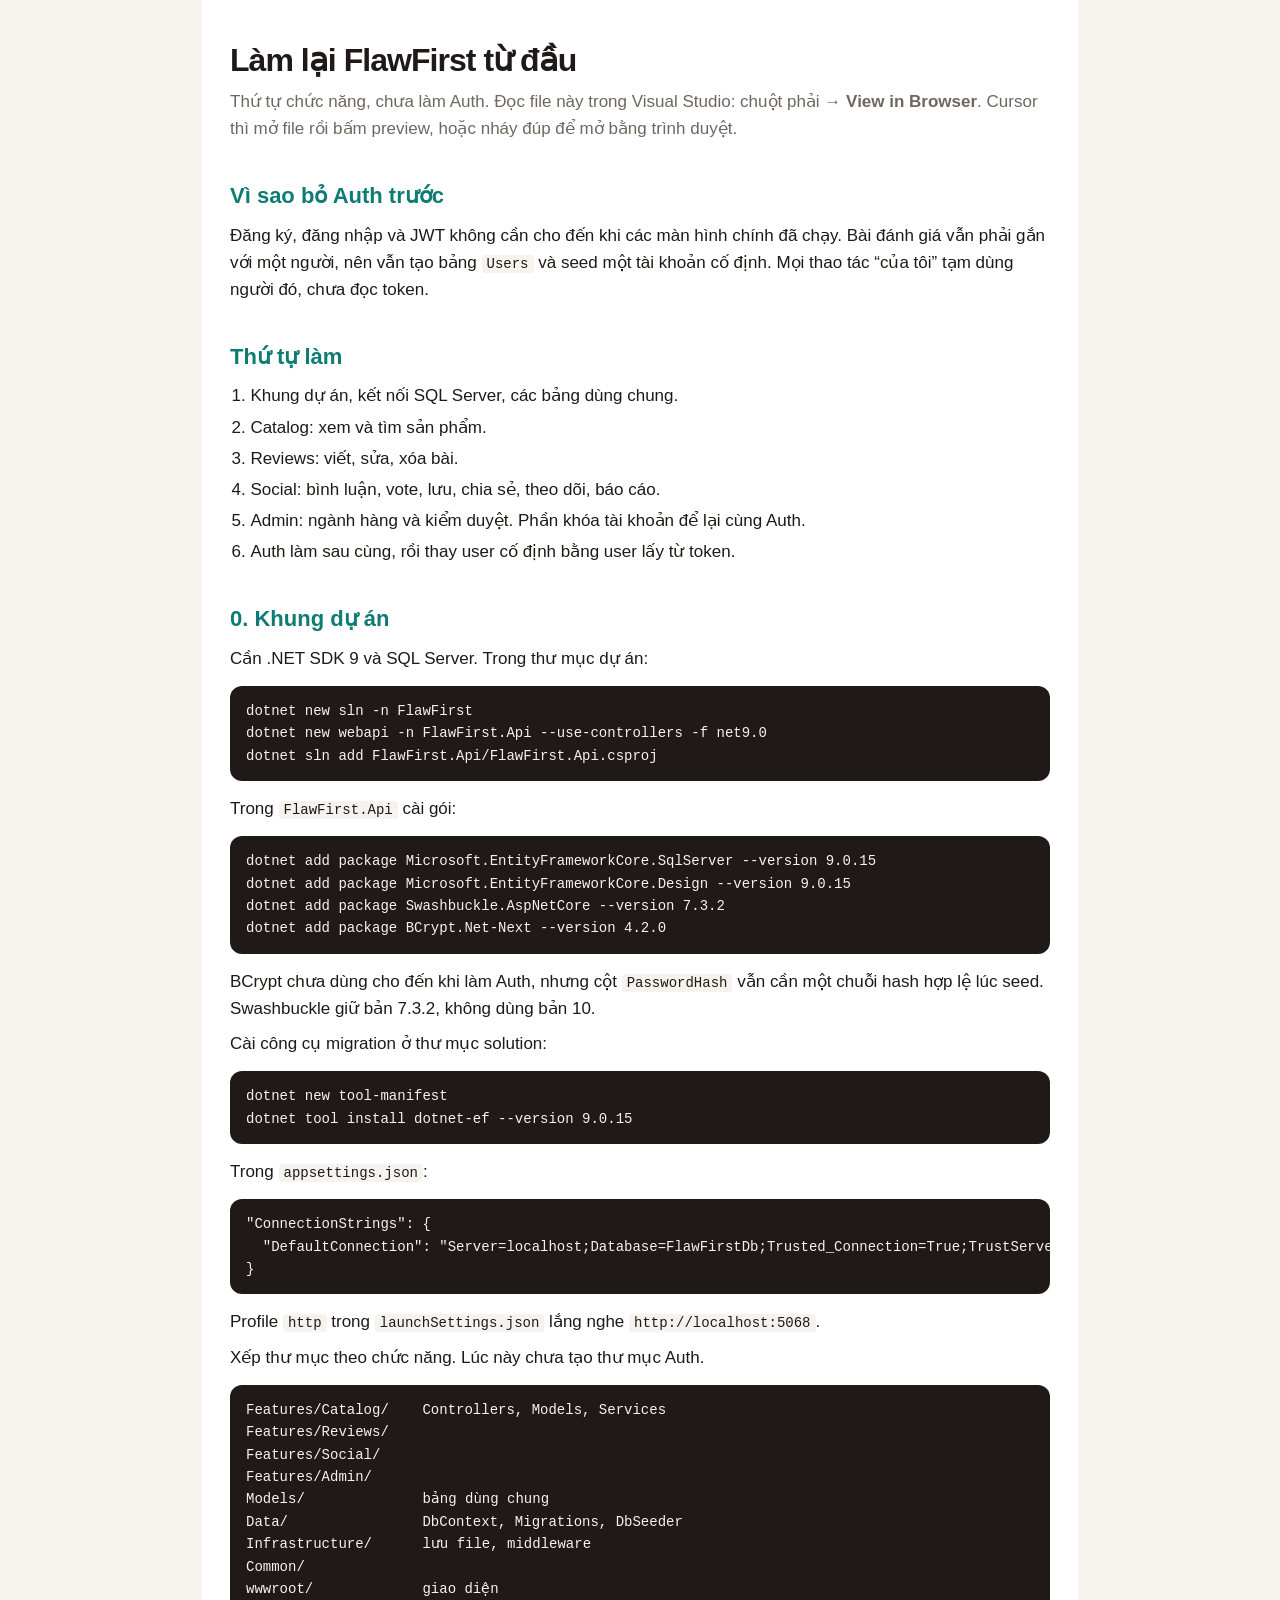
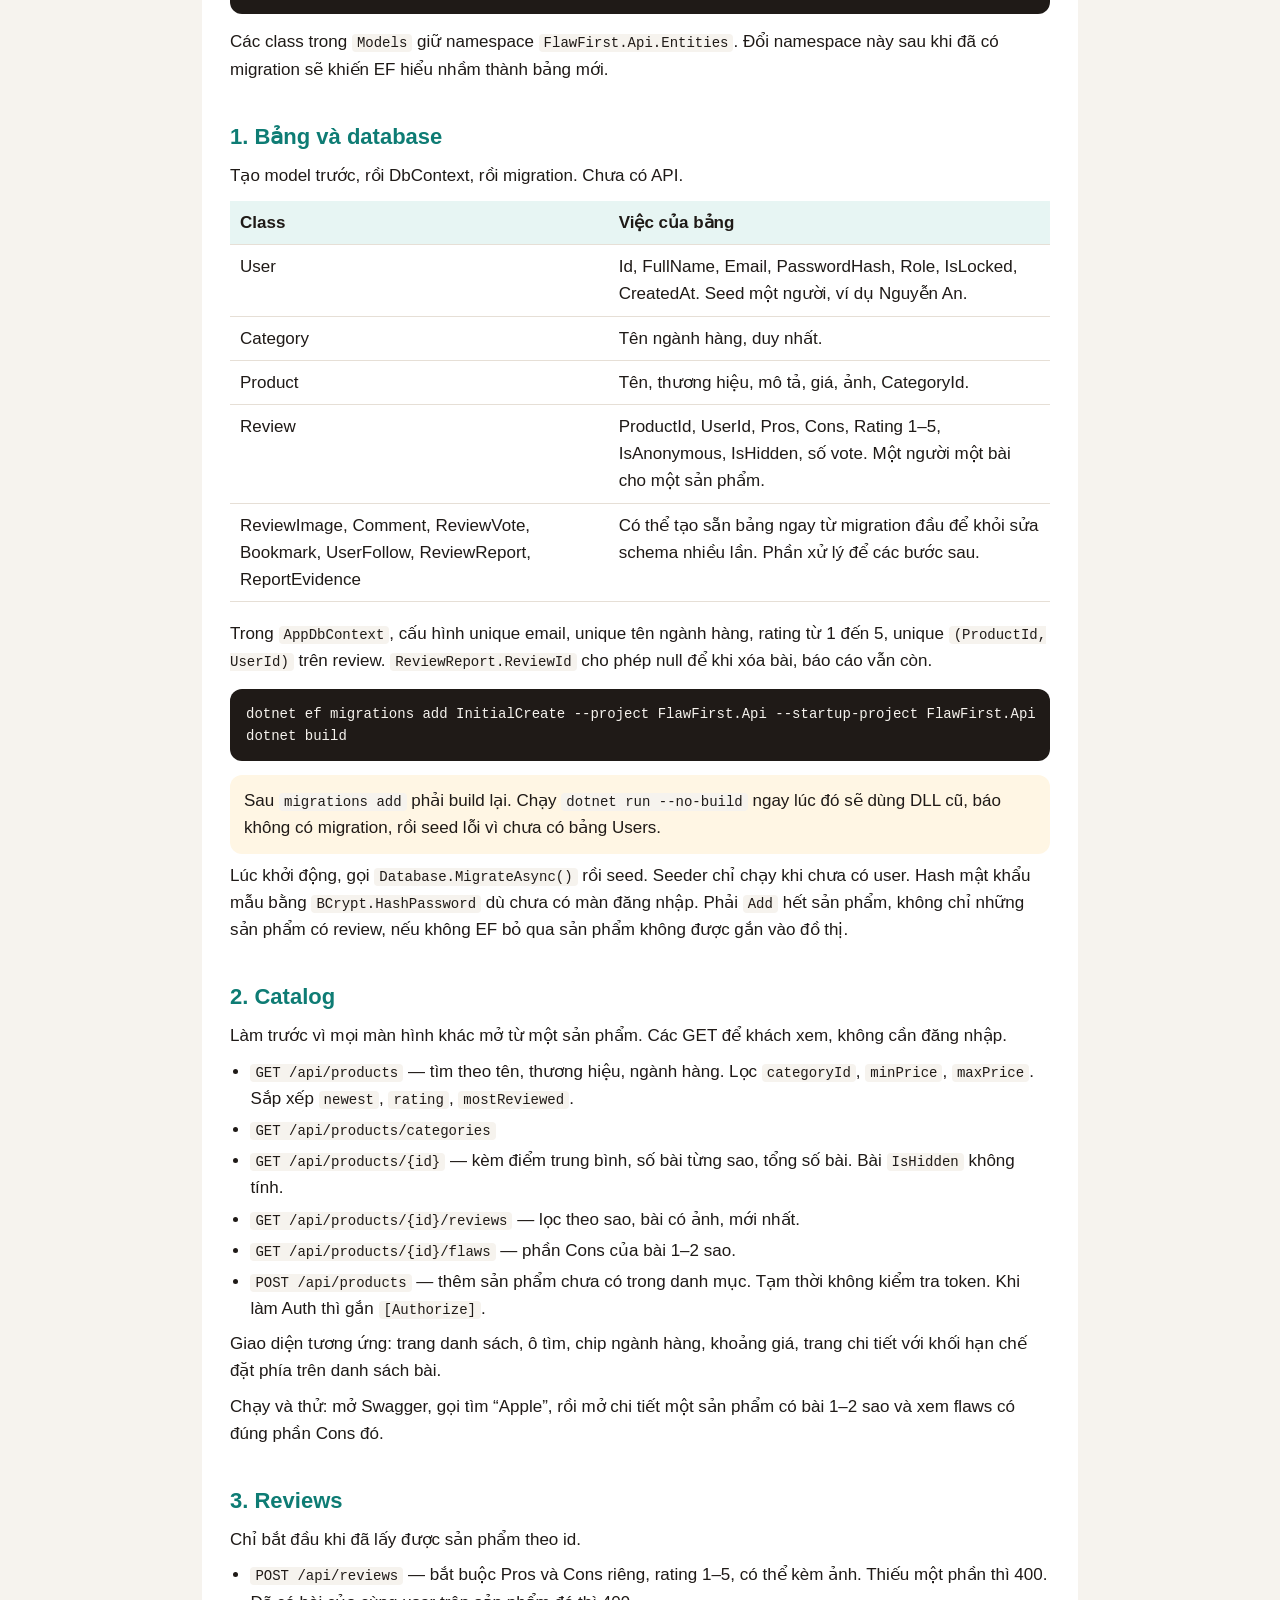
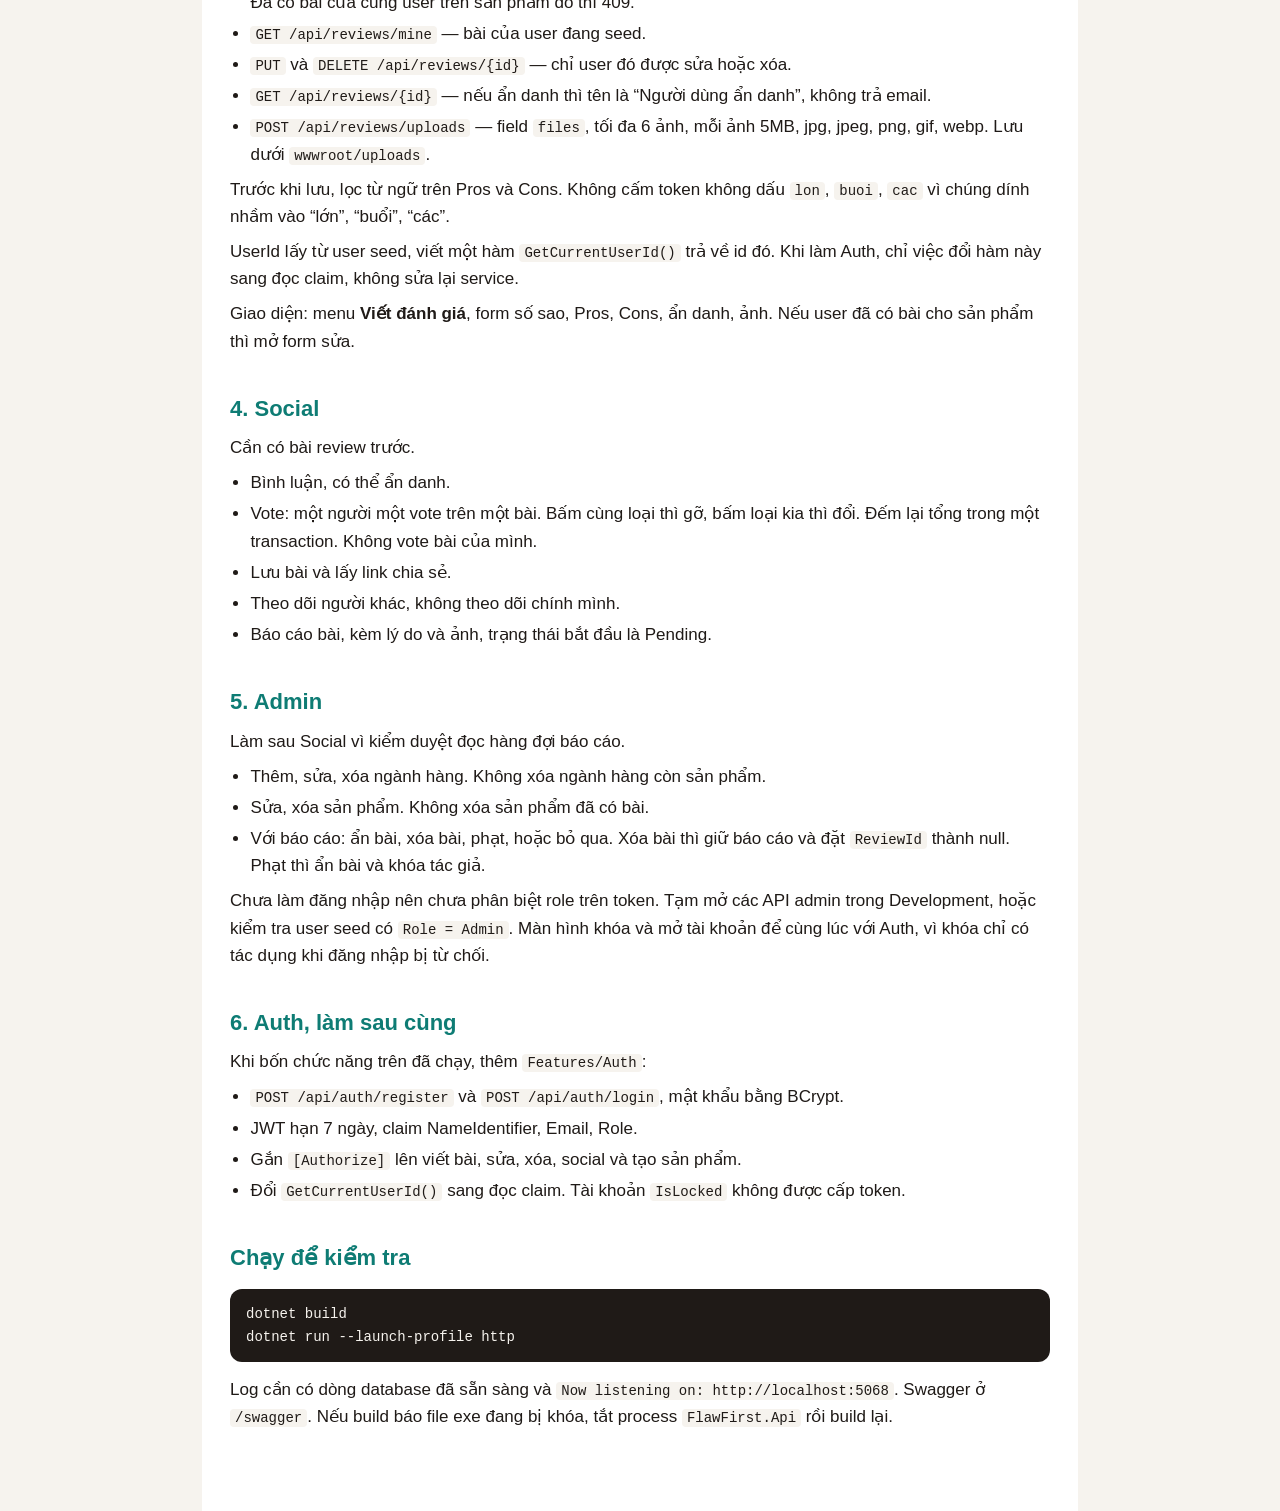
<file: HuongDan-Lam-Lai-Tu-Dau.html>
<!DOCTYPE html>
<html lang="vi">
<head>
  <meta charset="utf-8" />
  <title>Hướng dẫn làm lại FlawFirst từ đầu</title>
  <style>
    body {
      margin: 0;
      background: #f6f3ee;
      color: #1f1a17;
      font: 17px/1.6 "Segoe UI", "Be Vietnam Pro", sans-serif;
    }
    main {
      max-width: 820px;
      margin: 0 auto;
      padding: 40px 28px 72px;
      background: #fff;
      min-height: 100vh;
    }
    h1 { font-size: 32px; line-height: 1.25; margin: 0 0 8px; letter-spacing: -0.03em; }
    h2 { font-size: 22px; margin: 36px 0 8px; color: #0e7c74; }
    h3 { font-size: 17px; margin: 18px 0 6px; }
    p { margin: 8px 0; }
    .lead { color: #6f675f; margin-top: 0; }
    ol, ul { margin: 8px 0 8px 1.2em; padding: 0; }
    li { margin: 4px 0; }
    code, pre {
      font-family: Consolas, "Cascadia Mono", monospace;
      font-size: 14px;
    }
    code { background: #f6f3ee; padding: 1px 5px; border-radius: 4px; }
    pre {
      background: #1f1a17;
      color: #f6f3ee;
      padding: 14px 16px;
      border-radius: 12px;
      overflow: auto;
    }
    table { width: 100%; border-collapse: collapse; margin: 12px 0 18px; }
    th, td { text-align: left; vertical-align: top; border-bottom: 1px solid #e6dfd6; padding: 8px 10px; }
    th { background: #e7f5f3; }
    .note { background: #fff6e4; border-radius: 12px; padding: 12px 14px; }
  </style>
</head>
<body>
<main>
  <h1>Làm lại FlawFirst từ đầu</h1>
  <p class="lead">Thứ tự chức năng, chưa làm Auth. Đọc file này trong Visual Studio: chuột phải → <strong>View in Browser</strong>. Cursor thì mở file rồi bấm preview, hoặc nháy đúp để mở bằng trình duyệt.</p>

  <h2>Vì sao bỏ Auth trước</h2>
  <p>Đăng ký, đăng nhập và JWT không cần cho đến khi các màn hình chính đã chạy. Bài đánh giá vẫn phải gắn với một người, nên vẫn tạo bảng <code>Users</code> và seed một tài khoản cố định. Mọi thao tác “của tôi” tạm dùng người đó, chưa đọc token.</p>

  <h2>Thứ tự làm</h2>
  <ol>
    <li>Khung dự án, kết nối SQL Server, các bảng dùng chung.</li>
    <li>Catalog: xem và tìm sản phẩm.</li>
    <li>Reviews: viết, sửa, xóa bài.</li>
    <li>Social: bình luận, vote, lưu, chia sẻ, theo dõi, báo cáo.</li>
    <li>Admin: ngành hàng và kiểm duyệt. Phần khóa tài khoản để lại cùng Auth.</li>
    <li>Auth làm sau cùng, rồi thay user cố định bằng user lấy từ token.</li>
  </ol>

  <h2>0. Khung dự án</h2>
  <p>Cần .NET SDK 9 và SQL Server. Trong thư mục dự án:</p>
  <pre>dotnet new sln -n FlawFirst
dotnet new webapi -n FlawFirst.Api --use-controllers -f net9.0
dotnet sln add FlawFirst.Api/FlawFirst.Api.csproj</pre>
  <p>Trong <code>FlawFirst.Api</code> cài gói:</p>
  <pre>dotnet add package Microsoft.EntityFrameworkCore.SqlServer --version 9.0.15
dotnet add package Microsoft.EntityFrameworkCore.Design --version 9.0.15
dotnet add package Swashbuckle.AspNetCore --version 7.3.2
dotnet add package BCrypt.Net-Next --version 4.2.0</pre>
  <p>BCrypt chưa dùng cho đến khi làm Auth, nhưng cột <code>PasswordHash</code> vẫn cần một chuỗi hash hợp lệ lúc seed. Swashbuckle giữ bản 7.3.2, không dùng bản 10.</p>
  <p>Cài công cụ migration ở thư mục solution:</p>
  <pre>dotnet new tool-manifest
dotnet tool install dotnet-ef --version 9.0.15</pre>
  <p>Trong <code>appsettings.json</code>:</p>
  <pre>"ConnectionStrings": {
  "DefaultConnection": "Server=localhost;Database=FlawFirstDb;Trusted_Connection=True;TrustServerCertificate=True;"
}</pre>
  <p>Profile <code>http</code> trong <code>launchSettings.json</code> lắng nghe <code>http://localhost:5068</code>.</p>
  <p>Xếp thư mục theo chức năng. Lúc này chưa tạo thư mục Auth.</p>
  <pre>Features/Catalog/    Controllers, Models, Services
Features/Reviews/
Features/Social/
Features/Admin/
Models/              bảng dùng chung
Data/                DbContext, Migrations, DbSeeder
Infrastructure/      lưu file, middleware
Common/
wwwroot/             giao diện</pre>
  <p>Các class trong <code>Models</code> giữ namespace <code>FlawFirst.Api.Entities</code>. Đổi namespace này sau khi đã có migration sẽ khiến EF hiểu nhầm thành bảng mới.</p>

  <h2>1. Bảng và database</h2>
  <p>Tạo model trước, rồi DbContext, rồi migration. Chưa có API.</p>
  <table>
    <tr><th>Class</th><th>Việc của bảng</th></tr>
    <tr><td>User</td><td>Id, FullName, Email, PasswordHash, Role, IsLocked, CreatedAt. Seed một người, ví dụ Nguyễn An.</td></tr>
    <tr><td>Category</td><td>Tên ngành hàng, duy nhất.</td></tr>
    <tr><td>Product</td><td>Tên, thương hiệu, mô tả, giá, ảnh, CategoryId.</td></tr>
    <tr><td>Review</td><td>ProductId, UserId, Pros, Cons, Rating 1–5, IsAnonymous, IsHidden, số vote. Một người một bài cho một sản phẩm.</td></tr>
    <tr><td>ReviewImage, Comment, ReviewVote, Bookmark, UserFollow, ReviewReport, ReportEvidence</td><td>Có thể tạo sẵn bảng ngay từ migration đầu để khỏi sửa schema nhiều lần. Phần xử lý để các bước sau.</td></tr>
  </table>
  <p>Trong <code>AppDbContext</code>, cấu hình unique email, unique tên ngành hàng, rating từ 1 đến 5, unique <code>(ProductId, UserId)</code> trên review. <code>ReviewReport.ReviewId</code> cho phép null để khi xóa bài, báo cáo vẫn còn.</p>
  <pre>dotnet ef migrations add InitialCreate --project FlawFirst.Api --startup-project FlawFirst.Api
dotnet build</pre>
  <p class="note">Sau <code>migrations add</code> phải build lại. Chạy <code>dotnet run --no-build</code> ngay lúc đó sẽ dùng DLL cũ, báo không có migration, rồi seed lỗi vì chưa có bảng Users.</p>
  <p>Lúc khởi động, gọi <code>Database.MigrateAsync()</code> rồi seed. Seeder chỉ chạy khi chưa có user. Hash mật khẩu mẫu bằng <code>BCrypt.HashPassword</code> dù chưa có màn đăng nhập. Phải <code>Add</code> hết sản phẩm, không chỉ những sản phẩm có review, nếu không EF bỏ qua sản phẩm không được gắn vào đồ thị.</p>

  <h2>2. Catalog</h2>
  <p>Làm trước vì mọi màn hình khác mở từ một sản phẩm. Các GET để khách xem, không cần đăng nhập.</p>
  <ul>
    <li><code>GET /api/products</code> — tìm theo tên, thương hiệu, ngành hàng. Lọc <code>categoryId</code>, <code>minPrice</code>, <code>maxPrice</code>. Sắp xếp <code>newest</code>, <code>rating</code>, <code>mostReviewed</code>.</li>
    <li><code>GET /api/products/categories</code></li>
    <li><code>GET /api/products/{id}</code> — kèm điểm trung bình, số bài từng sao, tổng số bài. Bài <code>IsHidden</code> không tính.</li>
    <li><code>GET /api/products/{id}/reviews</code> — lọc theo sao, bài có ảnh, mới nhất.</li>
    <li><code>GET /api/products/{id}/flaws</code> — phần Cons của bài 1–2 sao.</li>
    <li><code>POST /api/products</code> — thêm sản phẩm chưa có trong danh mục. Tạm thời không kiểm tra token. Khi làm Auth thì gắn <code>[Authorize]</code>.</li>
  </ul>
  <p>Giao diện tương ứng: trang danh sách, ô tìm, chip ngành hàng, khoảng giá, trang chi tiết với khối hạn chế đặt phía trên danh sách bài.</p>
  <p>Chạy và thử: mở Swagger, gọi tìm “Apple”, rồi mở chi tiết một sản phẩm có bài 1–2 sao và xem flaws có đúng phần Cons đó.</p>

  <h2>3. Reviews</h2>
  <p>Chỉ bắt đầu khi đã lấy được sản phẩm theo id.</p>
  <ul>
    <li><code>POST /api/reviews</code> — bắt buộc Pros và Cons riêng, rating 1–5, có thể kèm ảnh. Thiếu một phần thì 400. Đã có bài của cùng user trên sản phẩm đó thì 409.</li>
    <li><code>GET /api/reviews/mine</code> — bài của user đang seed.</li>
    <li><code>PUT</code> và <code>DELETE /api/reviews/{id}</code> — chỉ user đó được sửa hoặc xóa.</li>
    <li><code>GET /api/reviews/{id}</code> — nếu ẩn danh thì tên là “Người dùng ẩn danh”, không trả email.</li>
    <li><code>POST /api/reviews/uploads</code> — field <code>files</code>, tối đa 6 ảnh, mỗi ảnh 5MB, jpg, jpeg, png, gif, webp. Lưu dưới <code>wwwroot/uploads</code>.</li>
  </ul>
  <p>Trước khi lưu, lọc từ ngữ trên Pros và Cons. Không cấm token không dấu <code>lon</code>, <code>buoi</code>, <code>cac</code> vì chúng dính nhầm vào “lớn”, “buổi”, “các”.</p>
  <p>UserId lấy từ user seed, viết một hàm <code>GetCurrentUserId()</code> trả về id đó. Khi làm Auth, chỉ việc đổi hàm này sang đọc claim, không sửa lại service.</p>
  <p>Giao diện: menu <strong>Viết đánh giá</strong>, form số sao, Pros, Cons, ẩn danh, ảnh. Nếu user đã có bài cho sản phẩm thì mở form sửa.</p>

  <h2>4. Social</h2>
  <p>Cần có bài review trước.</p>
  <ul>
    <li>Bình luận, có thể ẩn danh.</li>
    <li>Vote: một người một vote trên một bài. Bấm cùng loại thì gỡ, bấm loại kia thì đổi. Đếm lại tổng trong một transaction. Không vote bài của mình.</li>
    <li>Lưu bài và lấy link chia sẻ.</li>
    <li>Theo dõi người khác, không theo dõi chính mình.</li>
    <li>Báo cáo bài, kèm lý do và ảnh, trạng thái bắt đầu là Pending.</li>
  </ul>

  <h2>5. Admin</h2>
  <p>Làm sau Social vì kiểm duyệt đọc hàng đợi báo cáo.</p>
  <ul>
    <li>Thêm, sửa, xóa ngành hàng. Không xóa ngành hàng còn sản phẩm.</li>
    <li>Sửa, xóa sản phẩm. Không xóa sản phẩm đã có bài.</li>
    <li>Với báo cáo: ẩn bài, xóa bài, phạt, hoặc bỏ qua. Xóa bài thì giữ báo cáo và đặt <code>ReviewId</code> thành null. Phạt thì ẩn bài và khóa tác giả.</li>
  </ul>
  <p>Chưa làm đăng nhập nên chưa phân biệt role trên token. Tạm mở các API admin trong Development, hoặc kiểm tra user seed có <code>Role = Admin</code>. Màn hình khóa và mở tài khoản để cùng lúc với Auth, vì khóa chỉ có tác dụng khi đăng nhập bị từ chối.</p>

  <h2>6. Auth, làm sau cùng</h2>
  <p>Khi bốn chức năng trên đã chạy, thêm <code>Features/Auth</code>:</p>
  <ul>
    <li><code>POST /api/auth/register</code> và <code>POST /api/auth/login</code>, mật khẩu bằng BCrypt.</li>
    <li>JWT hạn 7 ngày, claim NameIdentifier, Email, Role.</li>
    <li>Gắn <code>[Authorize]</code> lên viết bài, sửa, xóa, social và tạo sản phẩm.</li>
    <li>Đổi <code>GetCurrentUserId()</code> sang đọc claim. Tài khoản <code>IsLocked</code> không được cấp token.</li>
  </ul>

  <h2>Chạy để kiểm tra</h2>
  <pre>dotnet build
dotnet run --launch-profile http</pre>
  <p>Log cần có dòng database đã sẵn sàng và <code>Now listening on: http://localhost:5068</code>. Swagger ở <code>/swagger</code>. Nếu build báo file exe đang bị khóa, tắt process <code>FlawFirst.Api</code> rồi build lại.</p>
</main>
</body>
</html>
</file>
